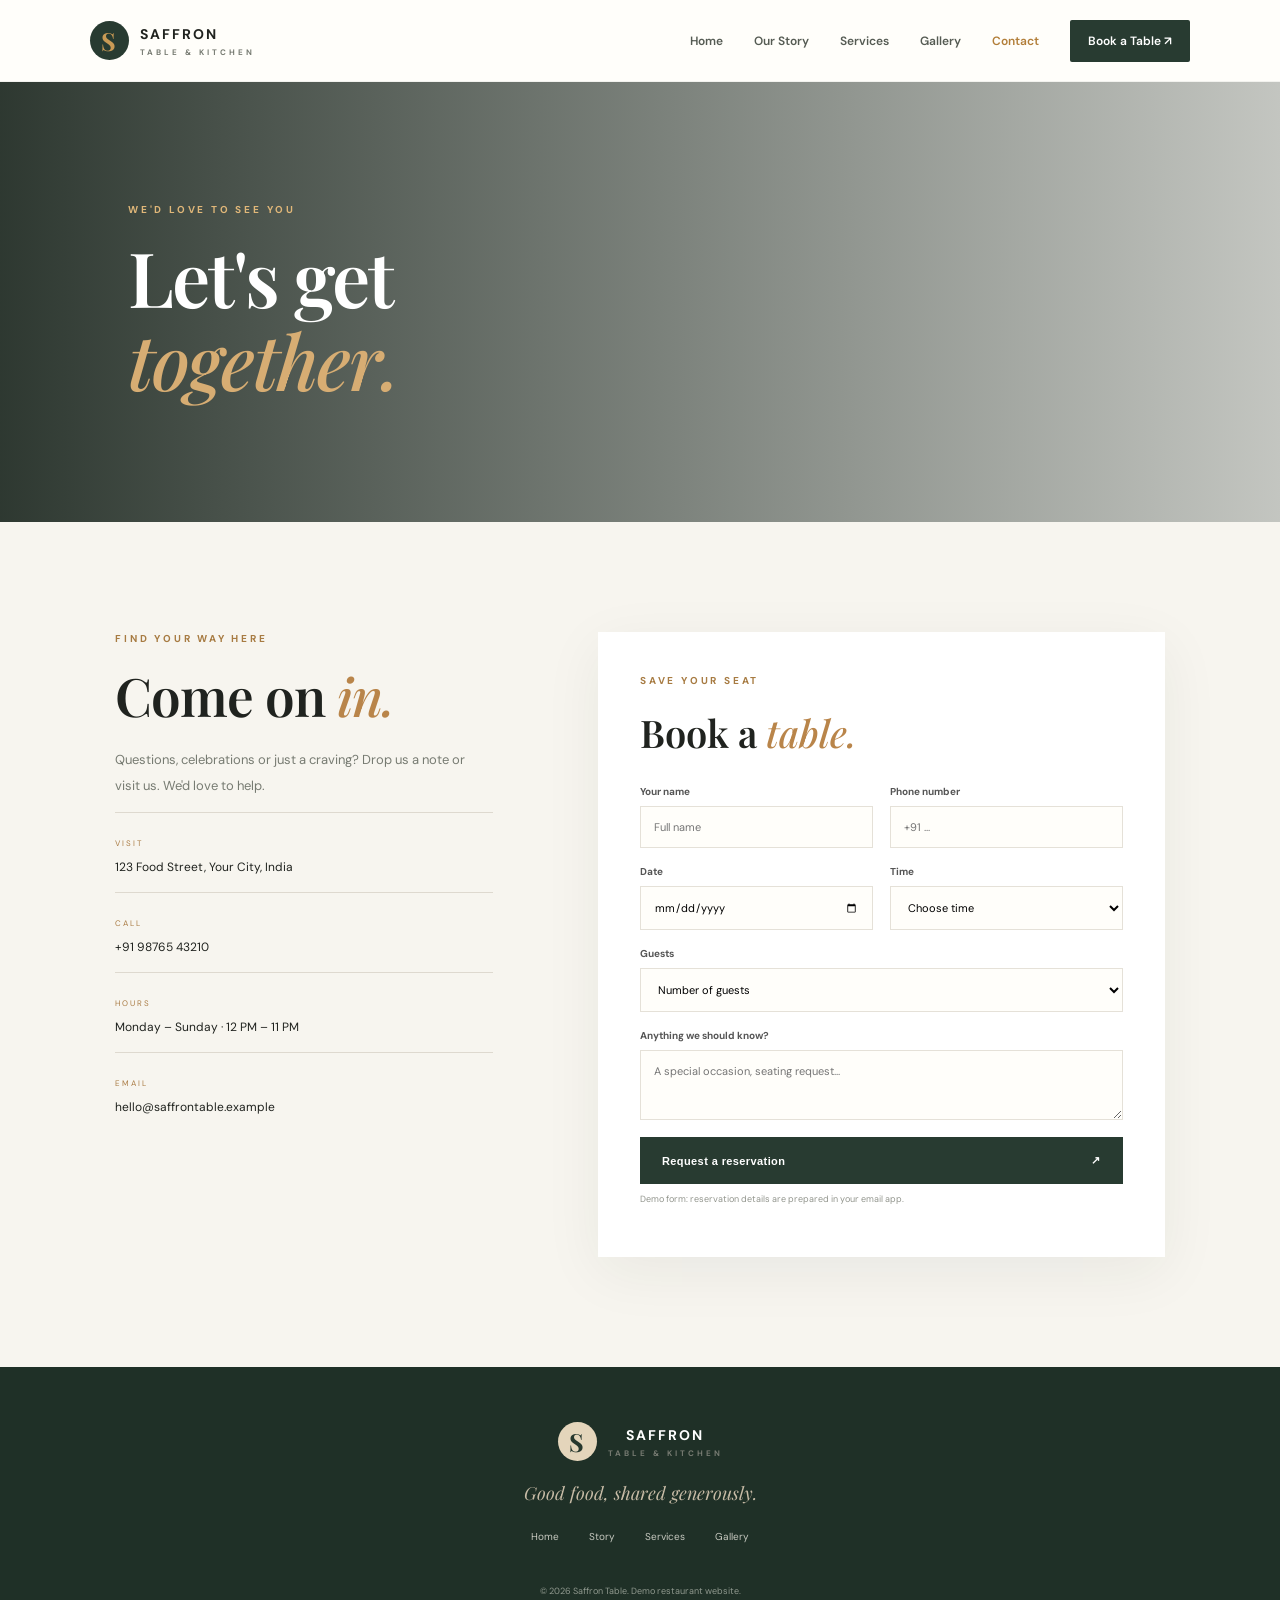
<file: contact.html>
<!DOCTYPE html>
<html lang="en">

<head>
    <meta charset="UTF-8">
    <meta name="viewport" content="width=device-width, initial-scale=1.0">
    <title>Contact & Reservations | Saffron Table</title>
    <link rel="preconnect" href="https://fonts.googleapis.com">
    <link
        href="https://fonts.googleapis.com/css2?family=DM+Sans:wght@400;500;600;700&family=Playfair+Display:wght@500;600;700&display=swap"
        rel="stylesheet">
    <link rel="stylesheet" href="style.css">
</head>

<body>
    <header class="header"><a class="brand" href="index.html"><span class="brand-mark">S</span><span>SAFFRON
                <small>TABLE & KITCHEN</small></span></a><button class="menu-toggle">☰</button>
        <nav class="nav"><a href="index.html">Home</a><a href="about.html">Our Story</a><a
                href="services.html">Services</a><a href="gallery.html">Gallery</a><a class="active"
                href="contact.html">Contact</a><a class="nav-cta" href="#booking">Book a Table ↗</a></nav>
    </header>
    <main>
        <section class="page-hero contact-hero">
            <div class="page-hero-content reveal">
                <p class="eyebrow light">WE'D LOVE TO SEE YOU</p>
                <h1>Let's get<br><em>together.</em></h1>
            </div>
        </section>
        <section class="section-pad contact-layout">
            <div class="contact-info reveal">
                <p class="eyebrow">FIND YOUR WAY HERE</p>
                <h2>Come on <em>in.</em></h2>
                <p class="muted">Questions, celebrations or just a craving? Drop us a note or visit us. We'd love to
                    help.</p>
                <div class="contact-detail"><span>VISIT</span>
                    <p>123 Food Street, Your City, India</p>
                </div>
                <div class="contact-detail"><span>CALL</span>
                    <p>+91 98765 43210</p>
                </div>
                <div class="contact-detail"><span>HOURS</span>
                    <p>Monday – Sunday · 12 PM – 11 PM</p>
                </div>
                <div class="contact-detail"><span>EMAIL</span>
                    <p>hello@saffrontable.example</p>
                </div>
            </div>
            <div class="booking-card reveal" id="booking">
                <p class="eyebrow">SAVE YOUR SEAT</p>
                <h2>Book a <em>table.</em></h2>
                <form id="bookingForm">
                    <div class="form-row"><label>Your name<input name="name" type="text" placeholder="Full name"
                                required></label><label>Phone number<input name="phone" type="tel" placeholder="+91 ..."
                                required pattern="[0-9+ -]{8,15}"></label></div>
                    <div class="form-row"><label>Date<input name="date" type="date" required></label><label>Time<select
                                name="time" required>
                                <option value="">Choose time</option>
                                <option>12:00 PM</option>
                                <option>1:00 PM</option>
                                <option>2:00 PM</option>
                                <option>7:00 PM</option>
                                <option>8:00 PM</option>
                                <option>9:00 PM</option>
                            </select></label></div><label>Guests<select name="guests" required>
                            <option value="">Number of guests</option>
                            <option>1 Guest</option>
                            <option>2 Guests</option>
                            <option>3 Guests</option>
                            <option>4 Guests</option>
                            <option>5 Guests</option>
                            <option>6+ Guests</option>
                        </select></label><label>Anything we should know? <textarea name="message" rows="3"
                            placeholder="A special occasion, seating request..."></textarea></label><button
                        class="btn btn-dark submit-btn" type="submit">Request a reservation <span>↗</span></button>
                    <p class="form-note">Demo form: reservation details are prepared in your email app.</p>
                    <div class="form-success" role="status"></div>
                </form>
            </div>
        </section>
    </main>
    <footer class="footer"><a class="brand brand-footer" href="index.html"><span
                class="brand-mark">S</span><span>SAFFRON <small>TABLE & KITCHEN</small></span></a>
        <p>Good food, shared generously.</p>
        <div class="footer-links"><a href="index.html">Home</a><a href="about.html">Story</a><a
                href="services.html">Services</a><a href="gallery.html">Gallery</a></div><small>© 2026 Saffron Table.
            Demo restaurant website.</small>
    </footer>
    <script src="main.js"></script>
</body>

</html>
</file>
<file: style.css>
@import url('https://fonts.googleapis.com/css2?family=DM+Sans:wght@400;500;600;700&family=Playfair+Display:wght@500;600;700&display=swap');
:root{--ink:#20231f;--muted:#777b72;--cream:#f7f5ef;--paper:#fffefa;--gold:#c99a55;--green:#283b31;--line:#e7e3d9}*{box-sizing:border-box}html{scroll-behavior:smooth;scroll-padding-top:90px}body{margin:0;background:var(--paper);color:var(--ink);font-family:'DM Sans',sans-serif}a{color:inherit;text-decoration:none}img{display:block;width:100%;object-fit:cover}.announcement{height:34px;background:var(--green);color:#f8f3e9;text-align:center;font-size:10px;letter-spacing:1.5px;padding:10px}.announcement span{color:var(--gold);padding:0 12px}.header{height:82px;padding:0 7%;display:flex;align-items:center;justify-content:space-between;background:rgba(255,254,250,.97);position:sticky;top:0;z-index:50;border-bottom:1px solid rgba(0,0,0,.05);backdrop-filter:blur(15px)}.brand{display:flex;align-items:center;gap:11px;font-size:14px;font-weight:700;letter-spacing:2px}.brand small{display:block;font-size:8px;letter-spacing:3px;color:var(--muted);margin-top:4px}.brand-mark{display:grid;place-items:center;width:39px;height:39px;background:var(--green);color:var(--gold);font-family:'Playfair Display';font-size:25px;border-radius:50%}.nav{display:flex;align-items:center;gap:31px;font-size:12px;font-weight:600}.nav>a:not(.nav-cta){color:#555b53;transition:.25s}.nav>a:hover,.nav>a.active{color:#b27e39}.nav-cta{padding:13px 18px;background:var(--green);color:white!important;border-radius:2px;transition:.3s}.nav-cta:hover,.btn:hover{transform:translateY(-3px);box-shadow:0 10px 25px #1b2a2028}.menu-toggle{display:none;border:0;background:none;font-size:25px}.hero{height:min(760px,calc(100vh - 116px));min-height:610px;position:relative;background:url('https://images.unsplash.com/photo-1414235077428-338989a2e8c0?auto=format&fit=crop&w=2200&q=90') center 54%/cover no-repeat;display:flex;align-items:center;padding:0 11%;color:white}.hero-shade{position:absolute;inset:0;background:linear-gradient(105deg,rgba(13,22,17,.88) 0%,rgba(17,27,20,.67) 44%,rgba(16,20,16,.12) 100%),linear-gradient(0deg,rgba(0,0,0,.25),transparent 40%)}.hero-content{position:relative;max-width:680px;z-index:1}.eyebrow{font-size:10px;letter-spacing:2.8px;font-weight:700;color:#a77b42;margin:0 0 20px}.eyebrow.light{color:#e0b779}.hero h1,.page-hero h1{font:600 clamp(50px,7vw,88px)/1.08 'Playfair Display',serif;margin:0 0 23px;letter-spacing:-2px}.hero h1 em,.page-hero h1 em,.quote-band em,h2 em{font-weight:500;color:#d7ad73}.hero-copy{font-size:15px;line-height:1.9;color:#e1e2dc;max-width:430px}.hero-actions{display:flex;align-items:center;gap:30px;margin-top:34px}.btn{display:inline-flex;align-items:center;gap:24px;padding:17px 22px;font-size:11px;font-weight:700;letter-spacing:.4px;border:0;cursor:pointer;transition:.3s}.btn-gold{background:linear-gradient(120deg,#d7ad73,#b47c3d);color:#1e241e}.btn-dark{background:var(--green);color:white}.btn-outline{border:1px solid #cba16b;color:white;margin-top:24px}.text-link{font-size:11px;font-weight:600}.text-link span,.under-link span{padding-left:9px}.hero-note{position:absolute;bottom:34px;left:7%;right:7%;display:flex;justify-content:space-between;color:#d7d7ce;font-size:9px;letter-spacing:2px}.scroll-cue{position:absolute;right:7%;bottom:90px;writing-mode:vertical-rl;font-size:8px;letter-spacing:2px;color:#ddd}.scroll-cue span{color:var(--gold);font-size:17px;margin-top:9px}.section-pad{padding:110px 9%}.intro{display:grid;grid-template-columns:1fr 1fr;gap:10%;align-items:center;background:var(--cream)}.intro-photo{position:relative}.intro-photo img{height:520px}.photo-tag{position:absolute;bottom:-24px;right:-25px;background:var(--gold);color:#20251e;padding:20px 27px;font-size:9px;line-height:1.7;letter-spacing:2px}.photo-tag b{font:600 23px 'Playfair Display'}.intro-copy h2,.section-heading h2,.story-copy h2,.contact-info h2{font:600 clamp(38px,4.2vw,57px)/1.14 'Playfair Display';letter-spacing:-1px;margin:0 0 22px}.intro-copy h2 em,.section-heading h2 em,.story-copy h2 em,.contact-info h2 em,.visit-strip h2 em{color:#b9854a}.muted{color:var(--muted);font-size:13px;line-height:2}.under-link{display:inline-block;font-size:11px;font-weight:700;margin-top:20px;padding-bottom:8px;border-bottom:1px solid #c99a55}.stats{display:flex;gap:42px;border-top:1px solid var(--line);margin-top:42px;padding-top:25px}.stats strong{display:block;font:600 30px 'Playfair Display'}.stats small{font-size:9px;color:var(--muted);letter-spacing:.5px}.menu-preview{background:var(--paper)}.section-heading{display:flex;justify-content:space-between;align-items:end;margin-bottom:45px}.section-heading h2{margin-bottom:0}.dish-grid{display:grid;grid-template-columns:repeat(3,1fr);gap:25px}.dish-card{background:var(--cream);overflow:hidden}.dish-card img{height:270px;transition:transform .7s}.dish-card:hover img,.service-card:hover img{transform:scale(1.05)}.dish-info{padding:24px}.dish-info span,.service-card span{font-size:8px;letter-spacing:1.8px;color:#a47b48}.dish-info h3,.service-card h3{font:600 23px 'Playfair Display';margin:12px 0 8px}.dish-info p,.service-card p,.value-grid p{font-size:11px;color:var(--muted);line-height:1.8}.quote-band{padding:95px 10%;text-align:center;color:white;background:linear-gradient(110deg,rgba(23,43,32,.95),rgba(32,53,40,.88)),url('https://images.unsplash.com/photo-1517248135467-4c7edcad34c4?auto=format&fit=crop&w=1800&q=80') center/cover}.quote-band h2{font:600 clamp(42px,6vw,68px)/1.1 'Playfair Display';margin:10px 0}.visit-strip{padding:70px 9%;display:flex;align-items:center;justify-content:space-between;background:#eee9dd}.visit-strip h2{font:600 39px 'Playfair Display';margin:0}.footer{background:#1f3027;color:#e9e9df;padding:55px 9% 28px;text-align:center}.brand-footer{justify-content:center;color:white}.brand-footer .brand-mark{background:#e4d5bb;color:#26372d}.footer>p{font:italic 18px 'Playfair Display';color:#c7bba6;margin:20px 0}.footer-links{display:flex;justify-content:center;gap:30px;margin:25px 0 35px;font-size:10px;color:#c7c9c0}.footer>small{font-size:9px;color:#90998f}.page-hero{min-height:440px;display:flex;align-items:center;padding:70px 10%;background-size:cover;background-position:center;position:relative;color:white}.page-hero:before{content:'';position:absolute;inset:0;background:linear-gradient(90deg,rgba(17,29,21,.88),rgba(17,29,21,.25))}.page-hero-content{position:relative}.page-hero h1{font-size:clamp(48px,6vw,76px);margin:0}.about-hero{background-image:url('https://images.unsplash.com/photo-1559339352-11d035aa65de?auto=format&fit=crop&w=1900&q=85')}.services-hero{background-image:url('https://images.unsplash.com/photo-1517248135467-4c7edcad34c4?auto=format&fit=crop&w=1900&q=85')}.gallery-hero{background-image:url('https://images.unsplash.com/photo-1414235077428-338989a2e8c0?auto=format&fit=crop&w=1900&q=85')}.contact-hero{background-image:url('https://images.unsplash.com/photo-1552566626-52f8b828add9?auto=format&fit=crop&w=1900&q=85')}.story-layout{display:grid;grid-template-columns:1.1fr .9fr;gap:9%;align-items:center}.story-image img{height:510px}.story-copy h2{font-size:53px}.values{background:var(--cream)}.value-grid{display:grid;grid-template-columns:repeat(3,1fr);gap:45px}.value-grid article{border-top:1px solid #d7cdbb;padding-top:22px}.value-grid article>span{font-size:10px;color:#b9854a;letter-spacing:2px}.value-grid h3{font:600 24px 'Playfair Display';margin:18px 0 8px}.heading-note{max-width:270px}.service-grid{display:grid;grid-template-columns:repeat(3,1fr);gap:25px}.service-card{background:var(--cream);overflow:hidden}.service-card img{height:245px;transition:transform .7s}.service-card>div{padding:25px}.service-card .under-link{margin-top:12px}.gallery-grid{display:grid;grid-template-columns:repeat(3,1fr);grid-auto-rows:230px;gap:18px}.gallery-item{padding:0;border:0;position:relative;overflow:hidden;cursor:pointer;background:#ddd}.gallery-item img{height:100%;transition:transform .6s}.gallery-item:hover img{transform:scale(1.07)}.gallery-item:after{content:'';position:absolute;inset:35% 0 0;background:linear-gradient(transparent,rgba(0,0,0,.65))}.gallery-item span{position:absolute;z-index:1;bottom:17px;left:18px;color:white;font-size:9px;letter-spacing:1.5px}.gallery-item.tall{grid-row:span 2}.gallery-item.wide{grid-column:span 2}.lightbox{position:fixed;inset:0;background:#101510ed;z-index:100;display:none;align-items:center;justify-content:center;padding:6%}.lightbox.open{display:flex}.lightbox img{max-width:1000px;max-height:85vh;object-fit:contain}.lightbox-close{position:absolute;right:35px;top:20px;color:white;background:none;border:0;font-size:42px;cursor:pointer}.contact-layout{display:grid;grid-template-columns:.8fr 1.2fr;gap:10%;background:var(--cream)}.contact-info h2{font-size:53px}.contact-detail{border-top:1px solid #ded9cf;padding:17px 0}.contact-detail span{font-size:8px;letter-spacing:2px;color:#aa7c45}.contact-detail p{font-size:12px;margin:8px 0 0}.booking-card{background:white;padding:42px;box-shadow:0 15px 55px #1b2a2010}.booking-card h2{font:600 38px 'Playfair Display';margin:0 0 27px}.booking-card h2 em{color:#b9854a}.booking-card form label{display:block;font-size:10px;font-weight:700;color:#555;margin-bottom:17px}.form-row{display:grid;grid-template-columns:1fr 1fr;gap:17px}.booking-card input,.booking-card select,.booking-card textarea{display:block;width:100%;margin-top:8px;padding:13px;border:1px solid #e5e1d8;background:#fffefa;font:11px 'DM Sans';outline:none}.booking-card input:focus,.booking-card select:focus,.booking-card textarea:focus{border-color:#bd8d51}.submit-btn{width:100%;justify-content:space-between}.form-note{font-size:9px;color:#92958d}.form-success{font-size:11px;color:#315a3d;margin-top:10px}.reveal{opacity:0;transform:translateY(24px);transition:opacity .8s ease,transform .8s ease}.reveal.visible{opacity:1;transform:translateY(0)}@media(max-width:900px){.header{padding:0 5%}.menu-toggle{display:block}.nav{display:none;position:absolute;top:82px;left:0;right:0;background:#fffefa;padding:22px 6%;flex-direction:column;align-items:stretch;gap:20px;box-shadow:0 15px 25px #0001}.nav.open{display:flex}.nav-cta{text-align:center}.section-pad{padding:75px 7%}.intro,.story-layout,.contact-layout{gap:45px}.intro-photo img,.story-image img{height:420px}.dish-grid,.service-grid{gap:15px}.dish-card img{height:210px}.service-card img{height:190px}.gallery-grid{grid-auto-rows:190px}}@media(max-width:650px){.announcement{font-size:8px;letter-spacing:.7px}.header{height:72px}.nav{top:72px}.hero{min-height:650px;height:calc(100vh - 106px);padding:0 7%;background-position:60% center}.hero h1{font-size:54px}.hero-actions{align-items:flex-start;flex-direction:column;gap:20px}.hero-note{font-size:7px;left:7%;right:7%}.scroll-cue{display:none}.section-pad{padding:65px 7%}.intro,.story-layout,.contact-layout{grid-template-columns:1fr}.intro-photo{margin-right:18px}.intro-photo img,.story-image img{height:350px}.intro-copy{padding-top:15px}.stats{gap:22px}.stats strong{font-size:25px}.section-heading{align-items:flex-start;flex-direction:column;gap:15px}.dish-grid,.service-grid,.value-grid{grid-template-columns:1fr}.dish-card img{height:260px}.quote-band{padding:75px 7%}.visit-strip{padding:55px 7%;align-items:flex-start;flex-direction:column;gap:25px}.visit-strip h2{font-size:32px}.page-hero{min-height:380px;padding:60px 7%}.page-hero h1{font-size:49px}.story-copy h2,.contact-info h2{font-size:44px}.gallery-grid{grid-template-columns:1fr 1fr;grid-auto-rows:160px;gap:10px}.gallery-item.tall{grid-row:span 2}.gallery-item.wide{grid-column:span 2}.booking-card{padding:26px 20px}.form-row{grid-template-columns:1fr;gap:0}.footer-links{gap:17px;flex-wrap:wrap}}
</file>
